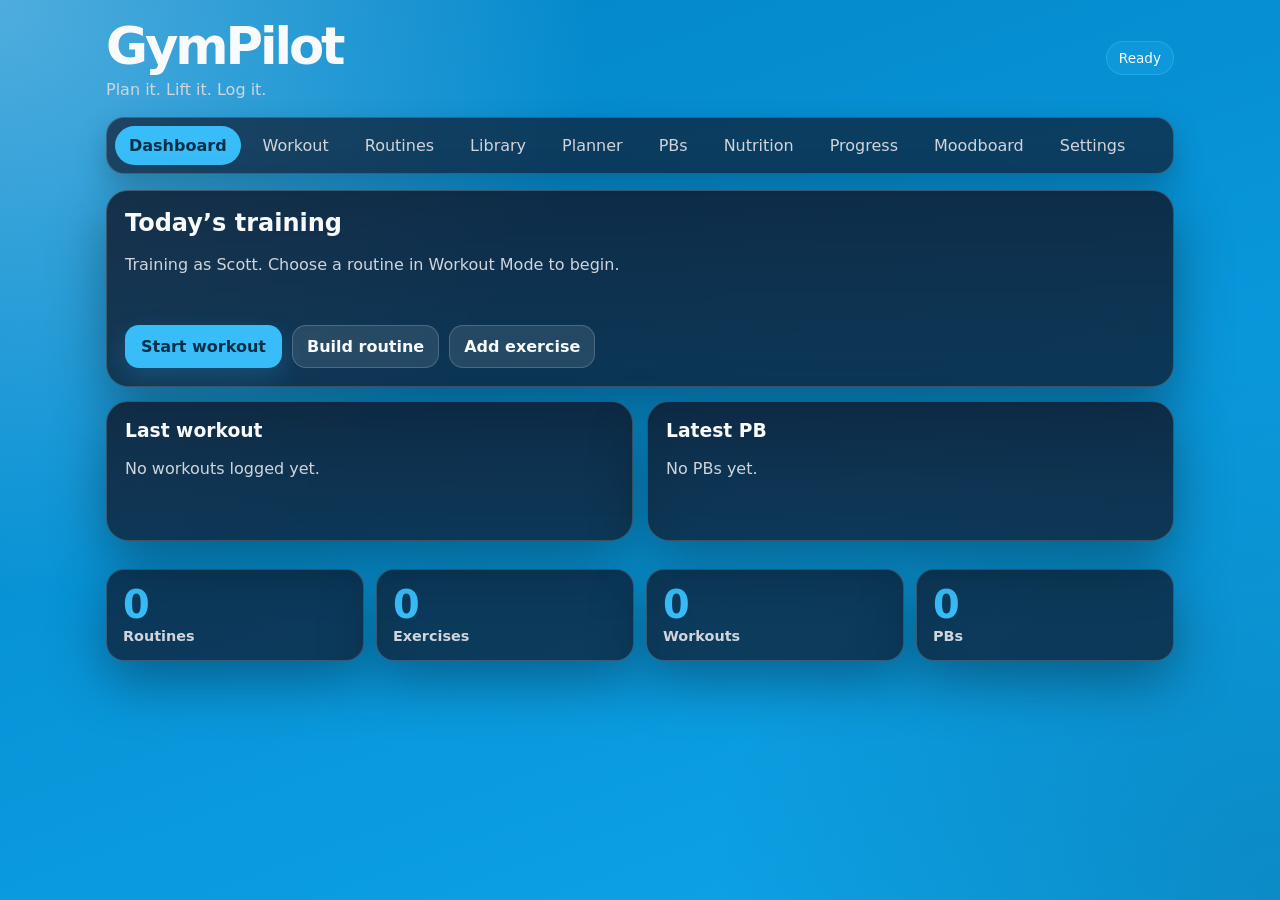
<file: index.html>
<!DOCTYPE html>
<html lang="en">
<head>
  <meta charset="UTF-8" />

  <meta name="viewport" content="width=device-width, initial-scale=1.0" />

  <title>GymPilot</title>

  <link rel="manifest" href="manifest.json" />
  <link rel="stylesheet" href="styles.css" />

  <meta name="theme-color" content="#111827" />
</head>

<body>
  <div class="app-shell">

    <header class="app-header">
      <div>
        <h1>GymPilot</h1>
        <p>Plan it. Lift it. Log it.</p>
      </div>

      <div class="status-pill" id="saveStatus">
        Ready
      </div>
    </header>

    <nav class="tab-bar" aria-label="Main navigation">
  <button class="tab-button active" data-screen="dashboard">Dashboard</button>
  <button class="tab-button" data-screen="workout">Workout</button>
  <button class="tab-button" data-screen="routines">Routines</button>
  <button class="tab-button" data-screen="library">Library</button>
  <button class="tab-button" data-screen="history">Planner</button>
  <button class="tab-button" data-screen="pbs">PBs</button>
  <button class="tab-button" data-screen="nutrition">Nutrition</button>
  <button class="tab-button" data-screen="progress">Progress</button>
  <button class="tab-button" data-screen="moodboard">Moodboard</button>
  <button class="tab-button" data-screen="settings">Settings</button>
</nav>

    <main>

      <section class="screen active" id="dashboard">
  <div class="card hero-card">
    <div class="section-heading">
      <div>
        <h2>Today’s training</h2>
        <p id="dashboardIntro">Choose a routine in Workout Mode to begin.</p>
      </div>
    </div>

    <div class="dashboard-actions">
      <button class="primary-button" type="button" data-jump-screen="workout">
        Start workout
      </button>

      <button class="secondary-button" type="button" data-jump-screen="routines">
        Build routine
      </button>

      <button class="secondary-button" type="button" data-jump-screen="library">
        Add exercise
      </button>
    </div>
  </div>

  <div class="dashboard-grid">
    <div class="card dashboard-highlight-card">
      <h3>Last workout</h3>
      <p id="lastWorkoutSummary">No workouts logged yet.</p>
    </div>

    <div class="card dashboard-highlight-card">
      <h3>Latest PB</h3>
      <p id="latestPbSummary">No PBs yet.</p>
    </div>
  </div>

  <div class="stats-grid">
    <div class="stat-card">
      <span class="stat-number" id="routineCountNumber">0</span>
      <span class="stat-label">Routines</span>
    </div>

    <div class="stat-card">
      <span class="stat-number" id="exerciseCountNumber">0</span>
      <span class="stat-label">Exercises</span>
    </div>

    <div class="stat-card">
      <span class="stat-number" id="workoutCountNumber">0</span>
      <span class="stat-label">Workouts</span>
    </div>

    <div class="stat-card">
      <span class="stat-number" id="pbCountNumber">0</span>
      <span class="stat-label">PBs</span>
    </div>
  </div>
</section>

      <section class="screen" id="routines">
  <div class="card">
    <div class="section-heading">
      <div>
        <h2>Routine Builder</h2>
        <p>Create workout routines from your Exercise Library.</p>
      </div>
    </div>

    <form id="routineForm" class="form-grid">
      <input type="hidden" id="routineId" />

      <label>
        Routine name
        <input id="routineName" type="text" placeholder="e.g. Push Day, Pull Day, Legs" required />
      </label>

      <label>
        Routine focus
        <input id="routineFocus" type="text" placeholder="e.g. Chest and triceps" />
      </label>

      <label class="full-width">
        Routine notes
        <textarea id="routineNotes" rows="3" placeholder="Warm-up notes, goals, tempo, rest times, etc."></textarea>
      </label>

      <div class="routine-exercise-builder full-width">
        <h3>Add exercise to routine</h3>

        <div class="form-grid compact-form">
          <label>
            Exercise
            <select id="routineExerciseSelect">
              <option value="">Choose exercise</option>
            </select>
          </label>

          <label>
            Planned sets
            <input id="routineExerciseSets" type="number" min="0" step="1" placeholder="e.g. 3" />
          </label>

          <label>
            Planned reps
            <input id="routineExerciseReps" type="number" min="0" step="1" placeholder="e.g. 8" />
          </label>

          <label>
  Planned load / resistance
  <input id="routineExerciseWeight" type="text" placeholder="e.g. 60, 8, 20 mins" />
</label>

<label>
  Planned unit
  <select id="routineExerciseUnit">
    <option value="kg">kg</option>
    <option value="lb">lb</option>
    <option value="level">level</option>
    <option value="bodyweight">bodyweight</option>
    <option value="time">time</option>
    <option value="distance">distance</option>
    <option value="other">other</option>
  </select>
</label>

          <div class="form-actions full-width">
            <button type="button" class="secondary-button" id="addExerciseToRoutineButton">
              Add to routine
            </button>
          </div>
        </div>

        <div id="routineDraftList" class="routine-draft-list"></div>
      </div>

      <div class="form-actions full-width">
        <button type="submit" class="primary-button" id="saveRoutineButton">
          Save routine
        </button>

        <button type="button" class="secondary-button" id="cancelEditRoutineButton">
          Cancel edit
        </button>
      </div>
    </form>
  </div>

  <div class="card">
    <div class="section-heading">
      <div>
        <h3>Saved routines</h3>
        <p id="routineSummary">No routines saved yet.</p>
      </div>
    </div>

    <div id="routineList" class="item-list"></div>
  </div>
</section>

      <section class="screen" id="library">
  <div class="card">
    <div class="section-heading">
      <div>
        <h2>Exercise Library</h2>
        <p>Add weights, resistance machines, cable exercises, bodyweight moves, and cardio machines.</p>
      </div>
    </div>

    <form id="exerciseForm" class="form-grid">
      <input type="hidden" id="exerciseId" />

      <label>
        Exercise name
        <input id="exerciseName" type="text" placeholder="e.g. Bench Press" required />
      </label>

      <label>
        Type
        <select id="exerciseType" required>
          <option value="">Choose type</option>
          <option value="Weights">Weights</option>
          <option value="Resistance Machine">Resistance Machine</option>
          <option value="Cable">Cable</option>
          <option value="Bodyweight">Bodyweight</option>
          <option value="Cardio">Cardio</option>
          <option value="Other">Other</option>
        </select>
      </label>

      <label>
        Muscle group
        <input id="exerciseMuscleGroup" type="text" placeholder="e.g. Chest, Back, Legs" />
      </label>

      <label>
        Default sets
        <input id="exerciseSets" type="number" min="0" step="1" placeholder="e.g. 3" />
      </label>

      <label>
        Default reps
        <input id="exerciseReps" type="number" min="0" step="1" placeholder="e.g. 10" />
      </label>

      <label>
  Default load / resistance
  <input id="exerciseWeight" type="text" placeholder="e.g. 40, 8, 20 mins" />
</label>

<label>
  Default unit
  <select id="exerciseUnit">
    <option value="kg">kg</option>
    <option value="lb">lb</option>
    <option value="level">level</option>
    <option value="bodyweight">bodyweight</option>
    <option value="time">time</option>
    <option value="distance">distance</option>
    <option value="other">other</option>
  </select>
</label>

      <label class="full-width">
        Notes
        <textarea id="exerciseNotes" rows="3" placeholder="Seat position, form cues, grip, machine number, etc."></textarea>
      </label>

      <div class="form-actions full-width">
        <button type="submit" class="primary-button" id="saveExerciseButton">
          Save exercise
        </button>

        <button type="button" class="secondary-button" id="cancelEditExerciseButton">
          Cancel edit
        </button>
      </div>
    </form>
  </div>

  <div class="card">
    <div class="section-heading">
      <div>
        <h3>Saved exercises</h3>
        <p id="librarySummary">No exercises saved yet.</p>
      </div>
    </div>

    <div id="exerciseList" class="item-list"></div>
  </div>
</section>

      <section class="screen" id="workout">
  <div class="card">
    <div class="section-heading">
      <div>
        <h2>Workout Mode</h2>
        <p>Pick a routine, tick off your sets, and save your results.</p>
      </div>
    </div>

    <div class="form-grid">
      <label>
        Choose routine
        <select id="workoutRoutineSelect">
          <option value="">Choose routine</option>
        </select>
      </label>

      <label>
        Workout date
        <input id="workoutDate" type="date" />
      </label>

      <div class="form-actions full-width">
        <button type="button" class="primary-button" id="startWorkoutButton">
          Start workout
        </button>

        <button type="button" class="secondary-button" id="clearWorkoutButton">
          Clear workout
        </button>
      </div>
    </div>
  </div>

  
<div class="card" id="activeWorkoutCard">

  <div class="section-heading">
    <div>
      <h3 id="activeWorkoutTitle">No active workout</h3>
      <p id="activeWorkoutSummary">
        Choose a routine above to begin.
      </p>
    </div>
  </div>

  <div
    id="activeWorkoutNotice"
    class="active-workout-notice hidden"
  ></div>


<!-- REST TIMER -->
<div id="workoutRestTimer" class="workout-rest-timer hidden">

  <div class="section-heading">
    <div>
      <h3>Rest Timer</h3>
      <p>Choose your rest time and press Start.</p>
    </div>
  </div>

  <div class="rest-timer-display" id="restTimerDisplay">
    01:30
  </div>

  <div class="rest-timer-presets">
    <button type="button" class="secondary-button"
      data-rest-seconds="30">30s</button>

    <button type="button" class="secondary-button"
      data-rest-seconds="60">60s</button>

    <button type="button" class="secondary-button"
      data-rest-seconds="90">90s</button>

    <button type="button" class="secondary-button"
      data-rest-seconds="120">2m</button>

    <button type="button" class="secondary-button"
      data-rest-seconds="180">3m</button>
  </div>

  <div class="form-actions rest-timer-actions">
    <button type="button" class="primary-button"
      id="restTimerStartPause">Start</button>

    <button type="button" class="secondary-button"
      id="restTimerReset">Reset</button>
  </div>

  <p id="restTimerStatus" class="rest-timer-status">
    Ready when you are.
  </p>

</div>


  <div
    id="activeWorkoutList"
    class="workout-list"
  ></div>

  <!-- ADD EXERCISE TO ACTIVE WORKOUT -->
  <div
    class="form-actions workout-add-actions hidden"
    id="workoutAddActions"
  >
    <button
      type="button"
      class="secondary-button"
      id="addWorkoutExerciseButton"
    >
      + Add exercise
    </button>
  </div>

  <!-- SAVE COMPLETED WORKOUT -->
  <div class="form-actions workout-save-actions">
    <button
      type="button"
      class="primary-button"
      id="saveWorkoutButton"
    >
      Save completed workout
    </button>
  </div>

</div>
</section>
<section class="screen" id="history">

  <div class="card">

    <div class="section-heading">
      <div>
        <h2>Planner & History</h2>
        <p>Plan upcoming sessions or review your completed workouts.</p>
      </div>
    </div>

    <!-- Planner / History Tabs -->
    <div class="planner-history-tabs">
      <button
        type="button"
        class="planner-history-tab active"
        id="showPlannerTab"
      >
        Planner
      </button>

      <button
        type="button"
        class="planner-history-tab"
        id="showHistoryTab"
      >
        History
      </button>
    </div>


    <!-- =========================
         PLANNER PANEL
    ========================== -->
    <div id="plannerPanel" class="planner-history-panel">

      <div id="plannerContainer" class="card planner-card">

        <div class="section-heading planner-heading">
          <div>
            <h3>Workout Planner</h3>
            <p>Choose a date and add one of your saved routines.</p>
          </div>

          <div class="planner-month-controls">

            <button
              type="button"
              class="secondary-button"
              id="plannerPreviousMonth"
            >
              ‹
            </button>

            <strong id="plannerMonthLabel">
              Month Year
            </strong>

            <button
              type="button"
              class="secondary-button"
              id="plannerNextMonth"
            >
              ›
            </button>

          </div>
        </div>


        <div class="planner-weekdays">
          <div>Mon</div>
          <div>Tue</div>
          <div>Wed</div>
          <div>Thu</div>
          <div>Fri</div>
          <div>Sat</div>
          <div>Sun</div>
        </div>

        <div
          id="plannerCalendarGrid"
          class="planner-calendar-grid"
        ></div>

      </div>

    </div>


    <!-- =========================
         HISTORY PANEL
    ========================== -->
    <div
      id="historyPanel"
      class="planner-history-panel hidden"
    >

      <div class="card history-card">

  <div class="section-heading history-heading">
    <div>
      <h3>Training History</h3>
      <p>Review your completed workouts and training progress.</p>
    </div>
  </div>

  <!-- Training Overview -->
  <div class="history-section">

    <div class="history-section-title">
      <h4>Training overview</h4>
      <p>Choose a period to filter your workout history.</p>
    </div>

    <div
      id="statsSummary"
      class="data-preview-list history-stats"
    ></div>

  </div>

  <!-- Custom Date Range -->
  <div class="history-section history-date-filter">

    <div class="history-section-title">
      <h4>Custom date range</h4>
      <p>Show workouts completed between two dates.</p>
    </div>

    <div class="history-date-controls">

      <label>
        <span>From</span>
        <input type="date" id="statsStartDate" />
      </label>

      <label>
        <span>To</span>
        <input type="date" id="statsEndDate" />
      </label>

      <button type="button" class="primary-button history-filter-button" onclick="applyHistoryDateRange()">Apply</button>
      <button type="button" class="secondary-button history-filter-button" onclick="clearHistoryFilter()">Clear filter</button>
    </div>

  </div>

  <!-- Completed Workouts -->
  <div class="history-section">

    <div class="history-section-title">
      <h4>Completed workouts</h4>
    </div>

    <div
      id="historySummary"
      class="summary-strip"
    >
      No workouts logged yet.
    </div>

    <div
      id="historyList"
      class="item-list"
    ></div>

    </div> <!-- End Completed Workouts -->

</div> <!-- End history-card -->

</div> <!-- End historyPanel -->

</div> <!-- End outer Planner & History card -->


<!-- =========================
     PLAN WORKOUT MODAL
========================== -->

  <div id="plannerModal" class="planner-modal hidden">

    <div
      class="planner-modal-backdrop"
      id="plannerModalBackdrop"
    ></div>

    <div class="planner-modal-card">

      <div class="section-heading">

        <div>
          <h3>Plan a workout</h3>
          <p id="plannerSelectedDate">
            Choose a routine for this date.
          </p>
        </div>

        <button
          type="button"
          class="secondary-button planner-modal-close"
          id="plannerModalClose"
        >
          ×
        </button>

      </div>


      <div class="planner-routine-picker">

        <label for="plannerRoutineSelect">
          Saved routine
        </label>

        <select id="plannerRoutineSelect">
          <option value="">
            Choose a routine
          </option>
        </select>

      </div>


      <div class="form-actions">

        <button
          type="button"
          class="secondary-button"
          id="plannerCancelButton"
        >
          Cancel
        </button>
        
<button
  type="button"
  class="secondary-button hidden"
  id="plannerRemoveButton"
>
  Remove workout
</button>


        <button
          type="button"
          class="primary-button"
          id="plannerSaveButton"
        >
          Add to planner
        </button>

<button
  type="button"
  class="primary-button hidden"
  id="plannerStartButton"
>
  Start workout
</button>


      </div>

    </div>

  </div>
</section>


<!-- ==================================
     SWAP EXERCISE DURING LIVE WORKOUT
     ================================== -->

<div id="workoutSwapExerciseModal" class="planner-modal hidden">

  <div
    class="planner-modal-backdrop"
    id="workoutSwapExerciseBackdrop"
  ></div>

  <div class="planner-modal-card">

    <div class="section-heading">
      <div>
        <h3>Swap exercise</h3>
        <p id="workoutSwapExerciseName">
          Choose a replacement exercise.
        </p>
      </div>

      <button
        type="button"
        class="secondary-button planner-modal-close"
        id="workoutSwapExerciseClose"
      >
        ×
      </button>
    </div>

    <div class="routine-exercise-edit-fields">

      <label>
        Replacement exercise
        <select id="workoutSwapExerciseSelect">
          <option value="">Choose exercise</option>
        </select>
      </label>

      <label>
        Planned sets
        <input
          type="number"
          id="workoutSwapSets"
          min="1"
          step="1"
        />
      </label>

      <label>
        Planned reps
        <input
          type="number"
          id="workoutSwapReps"
          min="0"
          step="1"
        />
      </label>

      <label>
        Planned load
        <input
          type="number"
          id="workoutSwapWeight"
          min="0"
          step="any"
        />
      </label>

      <label>
        Unit
        <select id="workoutSwapUnit">
          <option value="kg">kg</option>
          <option value="lb">lb</option>
          <option value="bodyweight">Bodyweight</option>
        </select>
      </label>

    </div>

    <div class="form-actions">

      <button
        type="button"
        class="secondary-button"
        id="workoutSwapExerciseCancel"
      >
        Cancel
      </button>

      <button
        type="button"
        class="primary-button"
        id="workoutSwapExerciseSave"
      >
        Swap exercise
      </button>

    </div>

  </div>

</div>

<!-- ==================================
     ADD EXERCISE TO LIVE WORKOUT
     ================================== -->

<div id="workoutAddExerciseModal" class="planner-modal hidden">

  <div
    class="planner-modal-backdrop"
    id="workoutAddExerciseBackdrop"
  ></div>

  <div class="planner-modal-card">

    <div class="section-heading">

      <div>
        <h3>Add exercise to workout</h3>
        <p>Choose an exercise for today's workout.</p>
      </div>

      <button
        type="button"
        class="secondary-button planner-modal-close"
        id="workoutAddExerciseClose"
      >
        ×
      </button>

    </div>

    <div class="routine-exercise-edit-fields">

      <label>
        Exercise
        <select id="workoutAddExerciseSelect">
          <option value="">Choose exercise</option>
        </select>
      </label>

      <label>
        Planned sets
        <input
          type="number"
          id="workoutAddSets"
          min="1"
          step="1"
          value="3"
        />
      </label>

      <label>
        Planned reps
        <input
          type="number"
          id="workoutAddReps"
          min="0"
          step="1"
          value="10"
        />
      </label>

      <label>
        Planned load
        <input
          type="number"
          id="workoutAddWeight"
          min="0"
          step="any"
        />
      </label>

      <label>
        Unit
        <select id="workoutAddUnit">
          <option value="kg">kg</option>
          <option value="lb">lb</option>
          <option value="bodyweight">Bodyweight</option>
        </select>
      </label>

    </div>

    <div class="form-actions">

      <button
        type="button"
        class="secondary-button"
        id="workoutAddExerciseCancel"
      >
        Cancel
      </button>

      <button
        type="button"
        class="primary-button"
        id="workoutAddExerciseSave"
      >
        Add to workout
      </button>

    </div>

  </div>

</div>

<!-- =========================
     EDIT ROUTINE EXERCISE MODAL
========================== -->

<div id="routineExerciseEditModal" class="planner-modal hidden">

  <div
    class="planner-modal-backdrop"
    id="routineExerciseEditBackdrop"
    onclick="closeRoutineExerciseEditModal()"
  ></div>

  <div class="planner-modal-card">

    <div class="section-heading">
      <div>
        <h3>Edit routine exercise</h3>
        <p id="routineExerciseEditName"></p>
      </div>

      <button
        type="button"
        class="secondary-button planner-modal-close"
        id="routineExerciseEditClose"
        onclick="closeRoutineExerciseEditModal()"
      >
        ×
      </button>
    </div>

    <div class="routine-exercise-edit-fields">

      <label>
        Planned sets
        <input type="number" id="routineEditSets" min="0" />
      </label>

      <label>
        Planned reps
        <input type="number" id="routineEditReps" min="0" />
      </label>

      <label>
        Planned load
        <input type="number" id="routineEditWeight" min="0" step="any" />
      </label>

      <label>
        Unit
        <select id="routineEditUnit">
          <option value="kg">kg</option>
          <option value="lb">lb</option>
          <option value="bodyweight">Bodyweight</option>
        </select>
      </label>

    </div>

    <div class="form-actions">

      <button
        type="button"
        class="secondary-button"
        id="routineExerciseEditCancel"
        onclick="closeRoutineExerciseEditModal()"
      >
        Cancel
      </button>

      <button
        type="button"
        class="primary-button"
        id="routineExerciseEditSave"
        onclick="saveRoutineExerciseEdit()"
      >
        Update exercise
      </button>

    </div>

  </div>

</div>
<!-- FLOATING REST TIMER -->
<div id="floatingRestTimer" class="floating-rest-timer hidden">

  <div class="floating-rest-timer-info">
    <span class="floating-rest-timer-label">REST TIMER</span>
    <strong id="floatingRestTimerDisplay">01:30</strong>
  </div>

  <div class="floating-rest-timer-controls">

    <button
      type="button"
      class="primary-button"
      id="floatingRestTimerStartPause"
    >
      Start
    </button>

    <button
      type="button"
      class="secondary-button"
      id="floatingRestTimerReset"
    >
      Reset
    </button>

  </div>

</div>
      <section class="screen" id="pbs">
  <div class="card">
    <div class="section-heading">
      <div>
        <h2>Personal Bests</h2>
        <p>Track your strongest sets, biggest reps, and best workout achievements.</p>
      </div>
    </div>

    <div id="pbSummary" class="summary-strip">
      No PBs yet.
    </div>

    <div id="latestPbCelebration" class="pb-celebration">
      <div class="pb-celebration-icon">🎉</div>
      <div>
        <h3>PBs will appear here</h3>
        <p>Complete a workout and GymPilot will check for new records.</p>
      </div>
    </div>

    <div id="pbList" class="item-list"></div>
  </div>
</section>
<section class="screen" id="nutrition">
  <div class="card">
    <div class="section-heading">
      <div>
        <h2>Nutrition</h2>
        <p>Plan meals, save foods, and track calories and macros.</p>
      </div>
    </div>

    <div class="feature-roadmap-grid">
      <div class="feature-roadmap-card">
        <h3>Food Library</h3>
        <p>Save foods you use often, including calories, protein, carbs, fat, fibre, sugar and salt.</p>
      </div>

      <div class="feature-roadmap-card">
        <h3>Meal Builder</h3>
        <p>Create saved meals from your food library so breakfast, lunch, dinner and snacks are quick to log.</p>
      </div>

      <div class="feature-roadmap-card">
        <h3>Daily Log</h3>
        <p>Add foods or meals to a date and see daily totals for calories and macros.</p>
      </div>

      <div class="feature-roadmap-card">
        <h3>Food Lookup</h3>
        <p>Later, we can add lookup support for branded foods and supermarket items, then save them locally.</p>
      </div>
    </div>
  </div>

  <div class="card">
    <h3>Planned nutrition data</h3>

    <div class="data-preview-list">
      <div class="data-preview-item">
        <strong>Calories</strong>
        <span>Daily energy intake</span>
      </div>

      <div class="data-preview-item">
        <strong>Protein</strong>
        <span>Useful for muscle gain and recovery</span>
      </div>

      <div class="data-preview-item">
        <strong>Carbs</strong>
        <span>Training fuel and daily energy</span>
      </div>

      <div class="data-preview-item">
        <strong>Fat</strong>
        <span>Essential fats and calorie balance</span>
      </div>
    </div>
  </div>
</section>

<section class="screen" id="progress">
  <div class="card">
    <div class="section-heading">
      <div>
        <h2>Progress</h2>
        <p>Track bodyweight, measurements, check-ins and progress photos.</p>
      </div>
    </div>

    <div class="feature-roadmap-grid">
      <div class="feature-roadmap-card">
        <h3>Bodyweight</h3>
        <p>Log weigh-ins by date and profile, then track changes over time.</p>
      </div>

      <div class="feature-roadmap-card">
        <h3>Measurements</h3>
        <p>Track waist, chest, arms, thighs, hips, shoulders and other body measurements.</p>
      </div>

      <div class="feature-roadmap-card">
        <h3>Check-ins</h3>
        <p>Add notes about energy, sleep, soreness, motivation, training consistency and weekly progress.</p>
      </div>

      <div class="feature-roadmap-card">
        <h3>Photos</h3>
        <p>Later, add progress photos and compare before-and-after check-ins side by side.</p>
      </div>
    </div>
  </div>

  <div class="card">
    <h3>Planned check-in fields</h3>

    <div class="data-preview-list">
      <div class="data-preview-item">
        <strong>Date</strong>
        <span>When the progress check-in was recorded</span>
      </div>

      <div class="data-preview-item">
        <strong>Profile</strong>
        <span>Scott or Laurie</span>
      </div>

      <div class="data-preview-item">
        <strong>Weight</strong>
        <span>Bodyweight in kg, with notes if needed</span>
      </div>

      <div class="data-preview-item">
        <strong>Measurements</strong>
        <span>Waist, chest, hips, arms, legs and other measurements</span>
      </div>

      <div class="data-preview-item">
        <strong>Progress notes</strong>
        <span>Weekly observations, goals and reminders</span>
      </div>
    </div>
  </div>
</section>
<section class="screen" id="progress">
  <div class="card">
    <div class="section-heading">
      <div>
        <h2>Progress</h2>
        <p>Track bodyweight, measurements, check-ins and progress photos.</p>
      </div>
    </div>

    <div class="feature-roadmap-grid">
      <div class="feature-roadmap-card">
        <h3>Bodyweight</h3>
        <p>Log weigh-ins by date and profile, then track changes over time.</p>
      </div>

      <div class="feature-roadmap-card">
        <h3>Measurements</h3>
        <p>Track waist, chest, arms, thighs, hips, shoulders and other body measurements.</p>
      </div>

      <div class="feature-roadmap-card">
        <h3>Check-ins</h3>
        <p>Add notes about energy, sleep, soreness, motivation, training consistency and weekly progress.</p>
      </div>

      <div class="feature-roadmap-card">
        <h3>Photos</h3>
        <p>Later, add progress photos and compare before-and-after check-ins side by side.</p>
      </div>
    </div>
  </div>

  <div class="card">
    <h3>Planned check-in fields</h3>

    <div class="data-preview-list">
      <div class="data-preview-item">
        <strong>Date</strong>
        <span>When the progress check-in was recorded</span>
      </div>

      <div class="data-preview-item">
        <strong>Profile</strong>
        <span>Scott or Laurie</span>
      </div>

      <div class="data-preview-item">
        <strong>Weight</strong>
        <span>Bodyweight in kg, with notes if needed</span>
      </div>

      <div class="data-preview-item">
        <strong>Measurements</strong>
        <span>Waist, chest, hips, arms, legs and other measurements</span>
      </div>

      <div class="data-preview-item">
        <strong>Progress notes</strong>
        <span>Weekly observations, goals and reminders</span>
      </div>
    </div>
  </div>
</section>
<section class="screen" id="moodboard">
  <div class="card">
    <div class="section-heading">
      <div>
        <h2>Mood Board / MindMap</h2>
        <p>Capture future ideas, plans, inspiration, experiments and “wouldn’t it be good if...” thoughts.</p>
      </div>
    </div>

    <div class="feature-roadmap-grid">
      <div class="feature-roadmap-card">
        <h3>Ideas</h3>
        <p>Store quick ideas for future features, workouts, nutrition plans, app improvements and personal goals.</p>
      </div>

      <div class="feature-roadmap-card">
        <h3>Goals</h3>
        <p>Track bigger aims like strength targets, body composition goals, consistency goals and lifestyle changes.</p>
      </div>

      <div class="feature-roadmap-card">
        <h3>Inspiration</h3>
        <p>Later, save notes, images, links, quotes or examples that help shape your training and progress plan.</p>
      </div>

      <div class="feature-roadmap-card">
        <h3>Planning</h3>
        <p>Use this as a flexible space for rough plans before they become proper routines, meals or progress targets.</p>
      </div>
    </div>
  </div>

  <div class="card">
    <h3>Planned Moodboard tools</h3>

    <div class="data-preview-list">
      <div class="data-preview-item">
        <strong>Quick notes</strong>
        <span>Capture ideas before they disappear into the void.</span>
      </div>

      <div class="data-preview-item">
        <strong>Goal cards</strong>
        <span>Save training, nutrition, progress and mindset goals.</span>
      </div>

      <div class="data-preview-item">
        <strong>Future feature list</strong>
        <span>Keep app ideas in one place so we can build them in the right order.</span>
      </div>

      <div class="data-preview-item">
        <strong>Visual board</strong>
        <span>Later, add images, links and inspiration tiles.</span>
      </div>
    </div>
  </div>
</section>
<section class="screen" id="settings">
  <div class="card">
    <div class="section-heading">
      <div>
        <h2>Settings</h2>
        <p>Choose who is training and set each person’s colour theme.</p>
      </div>
    </div>

    <div class="settings-profile-card">
      <h3>Active profile</h3>
      <p>The active profile is used for new workouts and new PBs.</p>

      <label>
        Training as
        <select id="activeProfileSelect">
          <option value="Scott">Scott</option>
          <option value="Laurie">Laurie</option>
        </select>
      </label>
    </div>
  </div>

  <div class="card">
    <div class="section-heading">
      <div>
        <h3>Theme colours</h3>
        <p>Scott and Laurie can each have their own colour scheme.</p>
      </div>
    </div>

    <div class="form-grid">
      <label>
        Scott theme
        <select id="scottThemeSelect">
          <option value="blue">Blue</option>
          <option value="pink">Soft Rose</option>
        </select>
      </label>

      
      <label>
        Laurie theme
        <select id="laurieThemeSelect">
          <option value="pink">Soft Rose</option>
          <option value="blue">Blue</option>
        </select>
      </label>
    </div>
  </div>

  <!-- =========================
       BACKUP & RESTORE
  ========================== -->

  <div class="card backup-restore-card">

    <div class="section-heading">
      <div>
        <h3>Backup &amp; Restore</h3>
        <p>Keep a safe copy of your GymPilot data.</p>
      </div>
    </div>

    <p>
      Export your exercises, routines, workouts,
      planner and personal bests to a backup file.
    </p>

    <div class="form-actions">

      <button
        type="button"
        class="primary-button backup-action-button"
        id="exportBackupBtn"
      >
        Export Backup
      </button>

      <button
        type="button"
        class="secondary-button backup-action-button"
        id="restoreBackupBtn"
      >
        Restore Backup
      </button>

    </div>

    <input
      type="file"
      id="restoreBackupFile"
      accept=".json,application/json"
      hidden
    />

  </div>

  <!-- =========================
       CURRENT SETUP
  ========================== -->

  <div class="card">
    <h3>Current setup</h3>
    <div id="settingsSummary" class="summary-strip">
      Loading settings...
    </div>
  </div>

</section>

    </main>

  </div>

  <!-- =========================
     WORKOUT CELEBRATION MODAL
========================== -->

<div id="workoutCelebrationModal" class="planner-modal hidden">

  <div class="planner-modal-backdrop"></div>

  <div class="planner-modal-card workout-celebration-card">

    <div id="workoutConfetti" class="workout-confetti"></div>

    <div class="workout-celebration-content">

      <div class="workout-celebration-trophy">🏆</div>

      <h2 id="workoutCelebrationTitle">
        Workout smashed!
      </h2>

      <p id="workoutCelebrationMessage">
        Another session in the books. Outstanding effort!
      </p>

      <div class="workout-celebration-stats">

        <div>
          <strong id="celebrationExercises">0</strong>
          <span>Exercises</span>
        </div>

        <div>
          <strong id="celebrationSets">0</strong>
          <span>Sets completed</span>
        </div>

        <div>
          <strong id="celebrationPBCount">0</strong>
          <span>New PBs</span>
        </div>

      </div>

      <div id="celebrationPBSection" class="celebration-pb-section hidden">

        <h3>🏆 New personal bests!</h3>

        <div id="celebrationPBList"></div>

      </div>

      <button
        type="button"
        class="primary-button workout-celebration-close"
        id="workoutCelebrationClose"
      >
        Awesome! Back to GymPilot
      </button>

    </div>

  </div>

</div>
  <script src="app.js"></script>
</body>
</html>
</file>
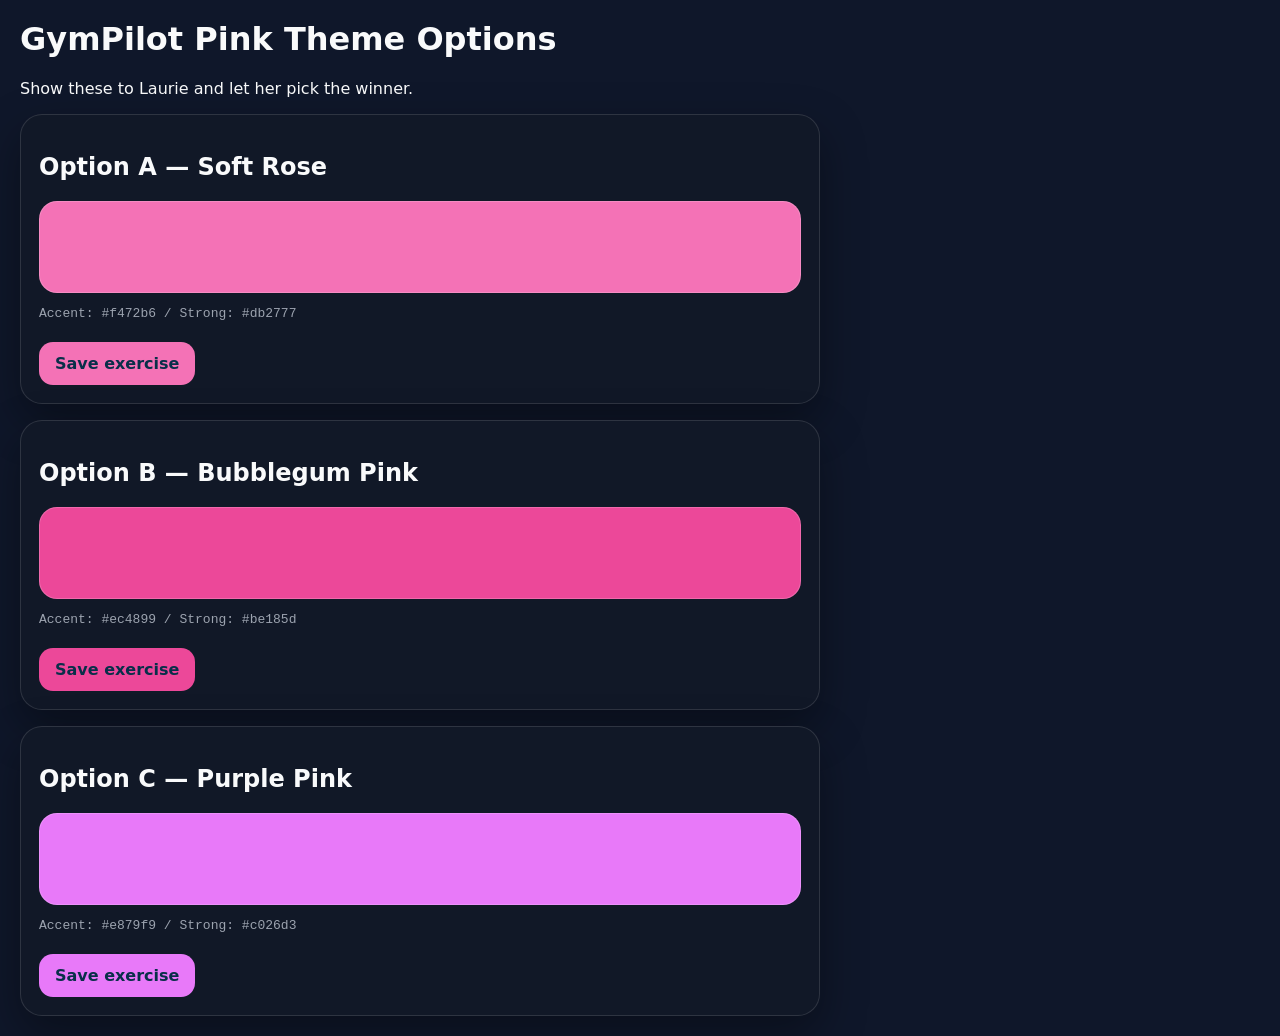
<file: pink-test.html>
<!DOCTYPE html>
<html lang="en">
<head>
  <meta charset="UTF-8" />
  <meta name="viewport" content="width=device-width, initial-scale=1.0" />
  <title>Pink Theme Test</title>

  <style>
    body {
      margin: 0;
      font-family: system-ui, -apple-system, BlinkMacSystemFont, "Segoe UI", sans-serif;
      background: #0f172a;
      color: #f9fafb;
      padding: 20px;
    }

    h1 {
      margin-top: 0;
    }

    .grid {
      display: grid;
      gap: 16px;
      max-width: 800px;
    }

    .card {
      border: 1px solid rgba(255,255,255,0.12);
      border-radius: 22px;
      padding: 18px;
      background: #111827;
      box-shadow: 0 18px 45px rgba(0,0,0,0.35);
    }

    .swatch {
      height: 90px;
      border-radius: 18px;
      margin: 12px 0;
      border: 1px solid rgba(255,255,255,0.18);
    }

    .button {
      display: inline-block;
      padding: 12px 16px;
      border-radius: 14px;
      color: #082f49;
      font-weight: 800;
      margin-top: 8px;
    }

    .soft .swatch,
    .soft .button {
      background: #f472b6;
    }

    .bubblegum .swatch,
    .bubblegum .button {
      background: #ec4899;
    }

    .purplepink .swatch,
    .purplepink .button {
      background: #e879f9;
    }

    .hex {
      color: #9ca3af;
      font-family: monospace;
    }
  </style>
</head>

<body>
  <h1>GymPilot Pink Theme Options</h1>
  <p>Show these to Laurie and let her pick the winner.</p>

  <div class="grid">

    <div class="card soft">
      <h2>Option A — Soft Rose</h2>
      <div class="swatch"></div>
      <p class="hex">Accent: #f472b6 / Strong: #db2777</p>
      <div class="button">Save exercise</div>
    </div>

    <div class="card bubblegum">
      <h2>Option B — Bubblegum Pink</h2>
      <div class="swatch"></div>
      <p class="hex">Accent: #ec4899 / Strong: #be185d</p>
      <div class="button">Save exercise</div>
    </div>

    <div class="card purplepink">
      <h2>Option C — Purple Pink</h2>
      <div class="swatch"></div>
      <p class="hex">Accent: #e879f9 / Strong: #c026d3</p>
      <div class="button">Save exercise</div>
    </div>

  </div>
</body>
</html>
</file>
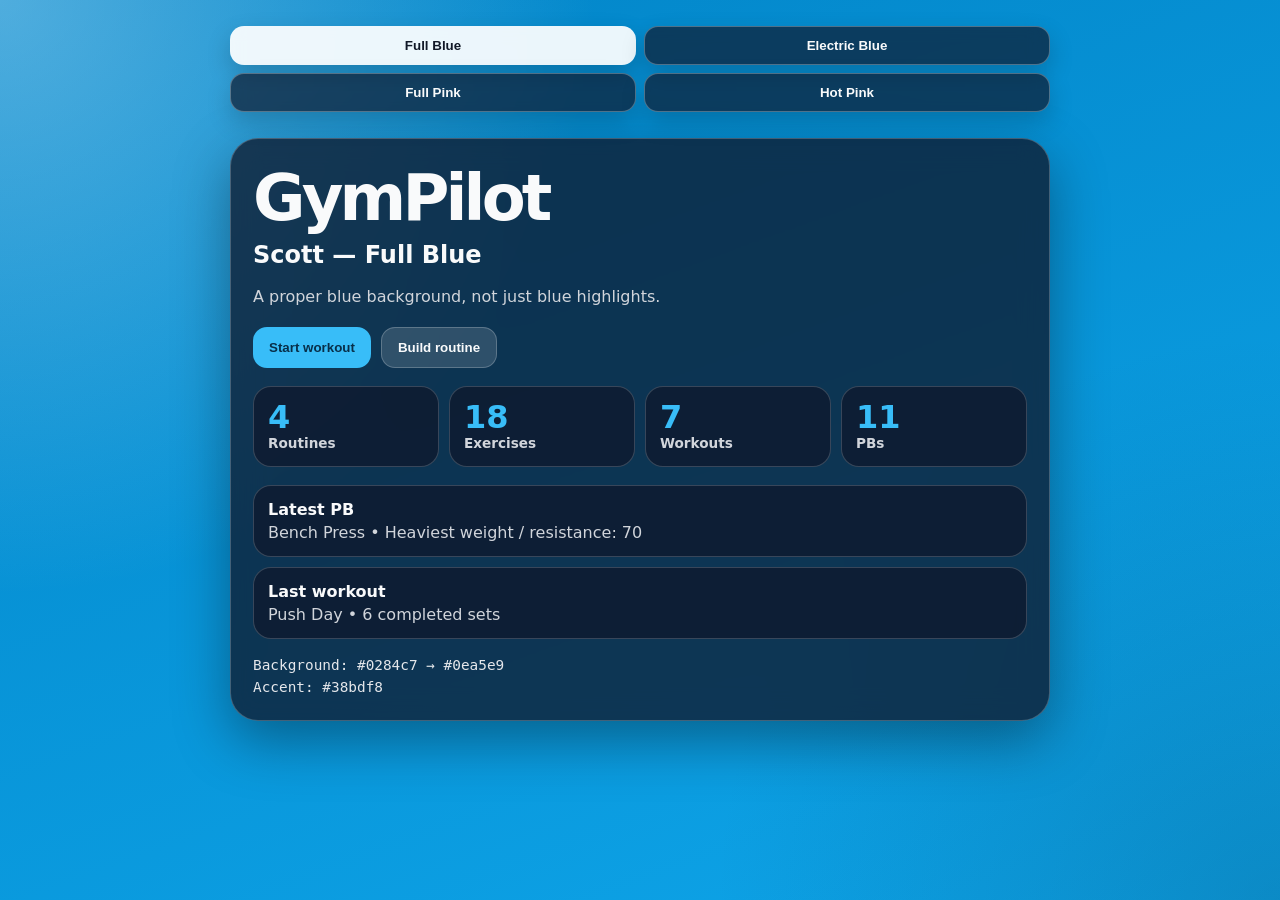
<file: theme-test.html>
<!DOCTYPE html>
<html lang="en">
<head>
  <meta charset="UTF-8" />
  <meta name="viewport" content="width=device-width, initial-scale=1.0" />

  <title>GymPilot Theme Test</title>

  <style>
    * {
      box-sizing: border-box;
    }

    :root {
      --bg-start: #0284c7;
      --bg-end: #0ea5e9;
      --glow-one: rgba(186, 230, 253, 0.42);
      --glow-two: rgba(7, 89, 133, 0.35);
      --accent: #38bdf8;
      --button-text: #082f49;
    }

    body {
      margin: 0;
      font-family: system-ui, -apple-system, BlinkMacSystemFont, "Segoe UI", sans-serif;
      color: #f9fafb;
      min-height: 100vh;
      background:
        radial-gradient(circle at top left, var(--glow-one), transparent 38%),
        radial-gradient(circle at bottom right, var(--glow-two), transparent 36%),
        linear-gradient(160deg, var(--bg-start) 0%, var(--bg-end) 100%);
      padding: 18px;
    }

    body.full-blue {
      --bg-start: #0284c7;
      --bg-end: #0ea5e9;
      --glow-one: rgba(186, 230, 253, 0.42);
      --glow-two: rgba(7, 89, 133, 0.35);
      --accent: #38bdf8;
      --button-text: #082f49;
    }

    body.full-pink {
      --bg-start: #db2777;
      --bg-end: #f472b6;
      --glow-one: rgba(252, 231, 243, 0.46);
      --glow-two: rgba(131, 24, 67, 0.38);
      --accent: #f9a8d4;
      --button-text: #500724;
    }

    body.hot-pink {
      --bg-start: #be185d;
      --bg-end: #ec4899;
      --glow-one: rgba(253, 164, 175, 0.46);
      --glow-two: rgba(80, 7, 36, 0.42);
      --accent: #fbcfe8;
      --button-text: #500724;
    }

    body.electric-blue {
      --bg-start: #0369a1;
      --bg-end: #38bdf8;
      --glow-one: rgba(224, 242, 254, 0.55);
      --glow-two: rgba(12, 74, 110, 0.42);
      --accent: #bae6fd;
      --button-text: #082f49;
    }

    .app-shell {
      width: min(820px, 100%);
      margin: 0 auto;
    }

    .theme-buttons {
      position: sticky;
      top: 0;
      z-index: 10;
      display: grid;
      grid-template-columns: repeat(2, minmax(0, 1fr));
      gap: 8px;
      padding: 8px 0 14px;
      backdrop-filter: blur(10px);
    }

    .theme-button {
      border: 1px solid rgba(255,255,255,0.28);
      background: rgba(15, 23, 42, 0.68);
      color: #f9fafb;
      border-radius: 14px;
      padding: 11px 12px;
      font-weight: 900;
      box-shadow: 0 10px 24px rgba(0,0,0,0.18);
    }

    .theme-button.active {
      background: rgba(255,255,255,0.92);
      color: #111827;
      border-color: transparent;
    }

    .preview-card {
      background: rgba(15, 23, 42, 0.76);
      border: 1px solid rgba(255, 255, 255, 0.22);
      border-radius: 28px;
      padding: 22px;
      box-shadow: 0 20px 55px rgba(0, 0, 0, 0.36);
      backdrop-filter: blur(14px);
      margin-top: 12px;
    }

    h1 {
      margin: 0 0 6px;
      font-size: clamp(2.3rem, 10vw, 4rem);
      letter-spacing: -0.06em;
    }

    h2 {
      margin: 0 0 12px;
    }

    p {
      color: #d1d5db;
      line-height: 1.5;
    }

    .button-row {
      display: flex;
      flex-wrap: wrap;
      gap: 10px;
      margin-top: 18px;
    }

    .main-button {
      border: 0;
      border-radius: 14px;
      padding: 12px 16px;
      font-weight: 900;
      background: var(--accent);
      color: var(--button-text);
    }

    .secondary-button {
      border: 1px solid rgba(255,255,255,0.22);
      border-radius: 14px;
      padding: 12px 16px;
      font-weight: 900;
      background: rgba(255,255,255,0.14);
      color: #f9fafb;
    }

    .stats {
      display: grid;
      grid-template-columns: repeat(4, minmax(0, 1fr));
      gap: 10px;
      margin-top: 18px;
    }

    .stat {
      background: rgba(15, 23, 42, 0.72);
      border: 1px solid rgba(255, 255, 255, 0.18);
      border-radius: 18px;
      padding: 14px;
    }

    .stat-number {
      display: block;
      font-size: 2rem;
      line-height: 1;
      font-weight: 900;
      color: var(--accent);
    }

    .stat-label {
      color: #d1d5db;
      font-size: 0.85rem;
      font-weight: 700;
    }

    .sample-list {
      display: grid;
      gap: 10px;
      margin-top: 18px;
    }

    .sample-item {
      border: 1px solid rgba(255,255,255,0.18);
      background: rgba(15, 23, 42, 0.72);
      border-radius: 18px;
      padding: 14px;
    }

    .sample-item strong {
      display: block;
      margin-bottom: 4px;
    }

    .sample-item span {
      color: #d1d5db;
    }

    .hex {
      margin-top: 16px;
      font-family: monospace;
      color: #e5e7eb;
      font-size: 0.9rem;
      line-height: 1.5;
    }

    @media (max-width: 650px) {
      .stats {
        grid-template-columns: repeat(2, minmax(0, 1fr));
      }

      .theme-buttons {
        grid-template-columns: 1fr;
      }
    }
  </style>
</head>

<body class="full-blue">

  <div class="app-shell">

    <div class="theme-buttons">
      <button class="theme-button active" data-theme="full-blue">Full Blue</button>
      <button class="theme-button" data-theme="electric-blue">Electric Blue</button>
      <button class="theme-button" data-theme="full-pink">Full Pink</button>
      <button class="theme-button" data-theme="hot-pink">Hot Pink</button>
    </div>

    <div class="preview-card">
      <h1>GymPilot</h1>
      <h2 id="themeTitle">Scott — Full Blue</h2>
      <p id="themeDescription">A proper blue background, not just blue highlights.</p>

      <div class="button-row">
        <button class="main-button">Start workout</button>
        <button class="secondary-button">Build routine</button>
      </div>

      <div class="stats">
        <div class="stat">
          <span class="stat-number">4</span>
          <span class="stat-label">Routines</span>
        </div>

        <div class="stat">
          <span class="stat-number">18</span>
          <span class="stat-label">Exercises</span>
        </div>

        <div class="stat">
          <span class="stat-number">7</span>
          <span class="stat-label">Workouts</span>
        </div>

        <div class="stat">
          <span class="stat-number">11</span>
          <span class="stat-label">PBs</span>
        </div>
      </div>

      <div class="sample-list">
        <div class="sample-item">
          <strong>Latest PB</strong>
          <span>Bench Press • Heaviest weight / resistance: 70</span>
        </div>

        <div class="sample-item">
          <strong>Last workout</strong>
          <span>Push Day • 6 completed sets</span>
        </div>
      </div>

      <div class="hex" id="themeHex">
        Background: #0284c7 → #0ea5e9<br />
        Accent: #38bdf8
      </div>
    </div>

  </div>

  <script>
    const themes = {
      "full-blue": {
        title: "Scott — Full Blue",
        description: "A proper blue background, not just blue highlights.",
        hex: "Background: #0284c7 → #0ea5e9<br />Accent: #38bdf8"
      },
      "electric-blue": {
        title: "Scott — Electric Blue",
        description: "A brighter, punchier blue background. More gym-app energy.",
        hex: "Background: #0369a1 → #38bdf8<br />Accent: #bae6fd"
      },
      "full-pink": {
        title: "Laurie — Full Pink",
        description: "A proper pink background with soft rose energy.",
        hex: "Background: #db2777 → #f472b6<br />Accent: #f9a8d4"
      },
      "hot-pink": {
        title: "Laurie — Hot Pink",
        description: "More vivid pink. Louder, stronger, definitely not shy.",
        hex: "Background: #be185d → #ec4899<br />Accent: #fbcfe8"
      }
    };

    const buttons = document.querySelectorAll(".theme-button");
    const title = document.getElementById("themeTitle");
    const description = document.getElementById("themeDescription");
    const hex = document.getElementById("themeHex");

    buttons.forEach((button) => {
      button.addEventListener("click", () => {
        const theme = button.dataset.theme;

        document.body.className = theme;

        buttons.forEach((item) => item.classList.remove("active"));
        button.classList.add("active");

        title.innerHTML = themes[theme].title;
        description.innerHTML = themes[theme].description;
        hex.innerHTML = themes[theme].hex;
      });
    });
  </script>

</body>
</html>
</file>
